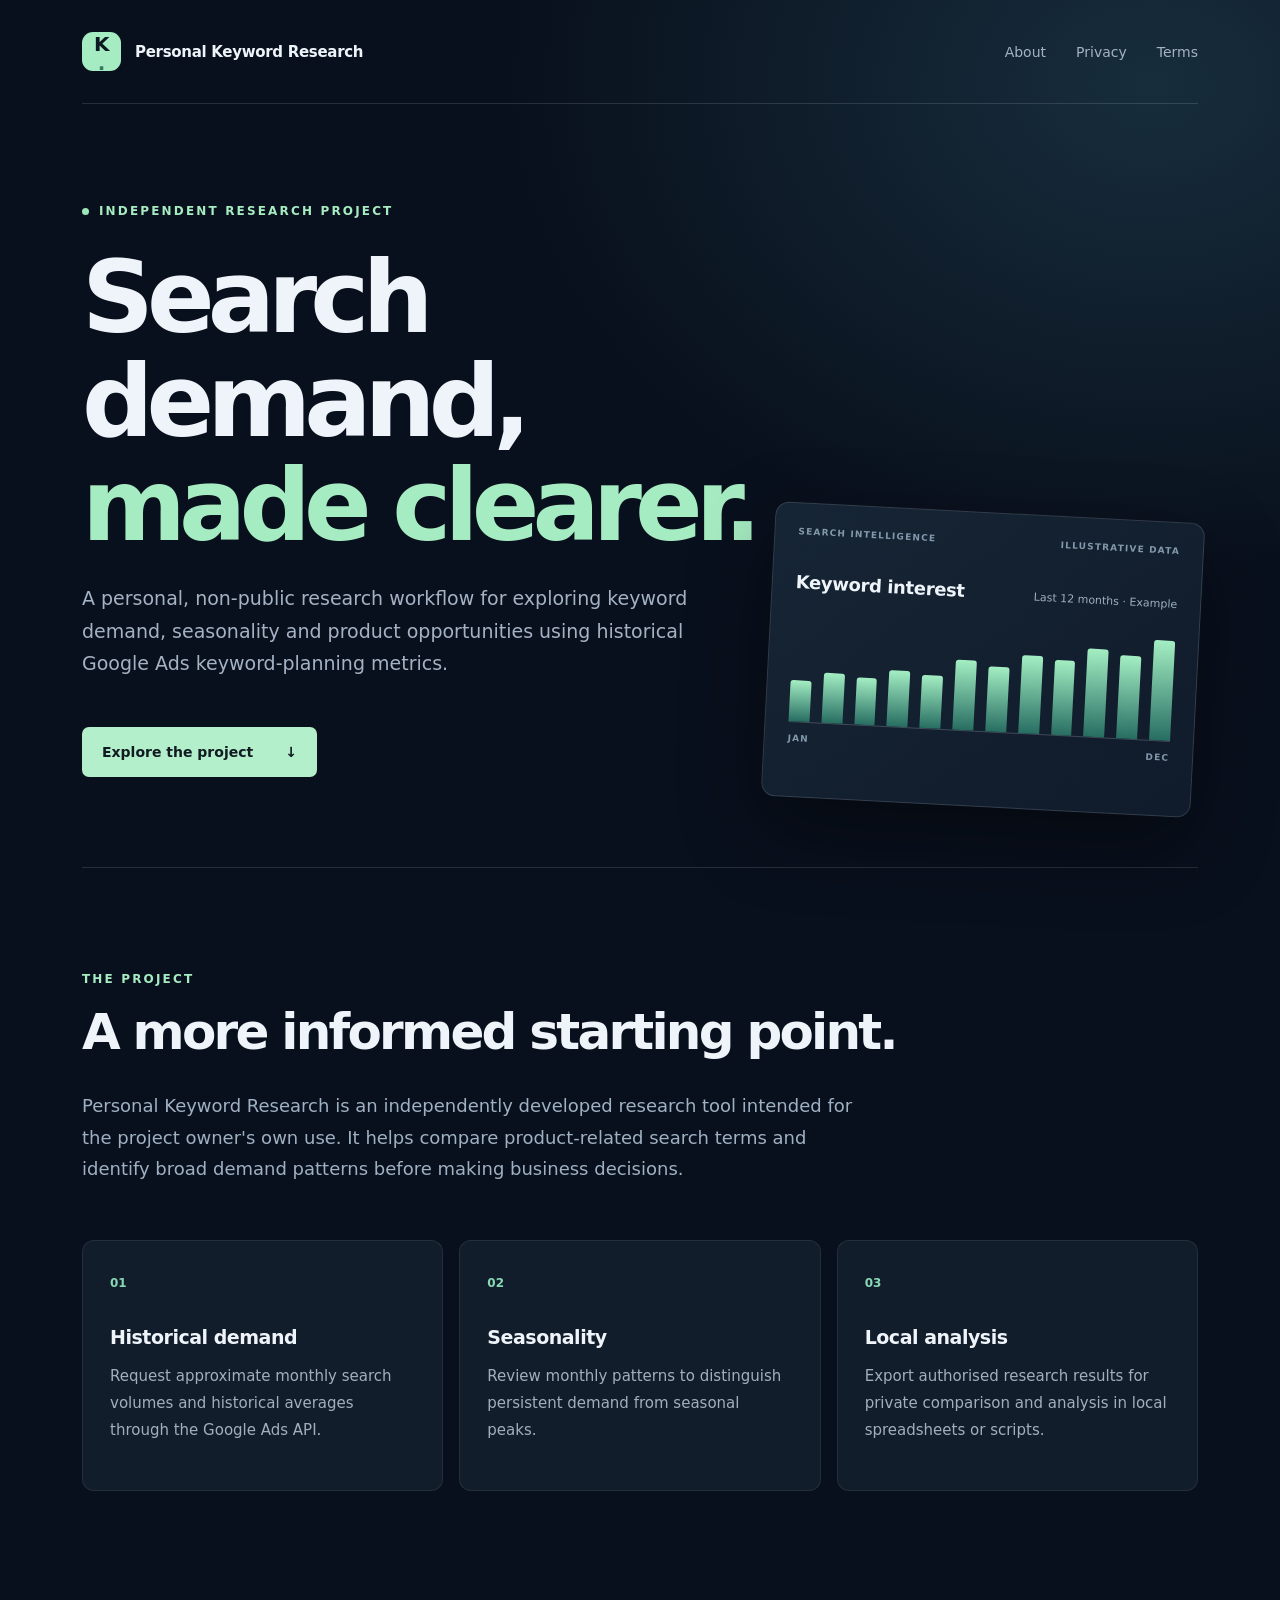
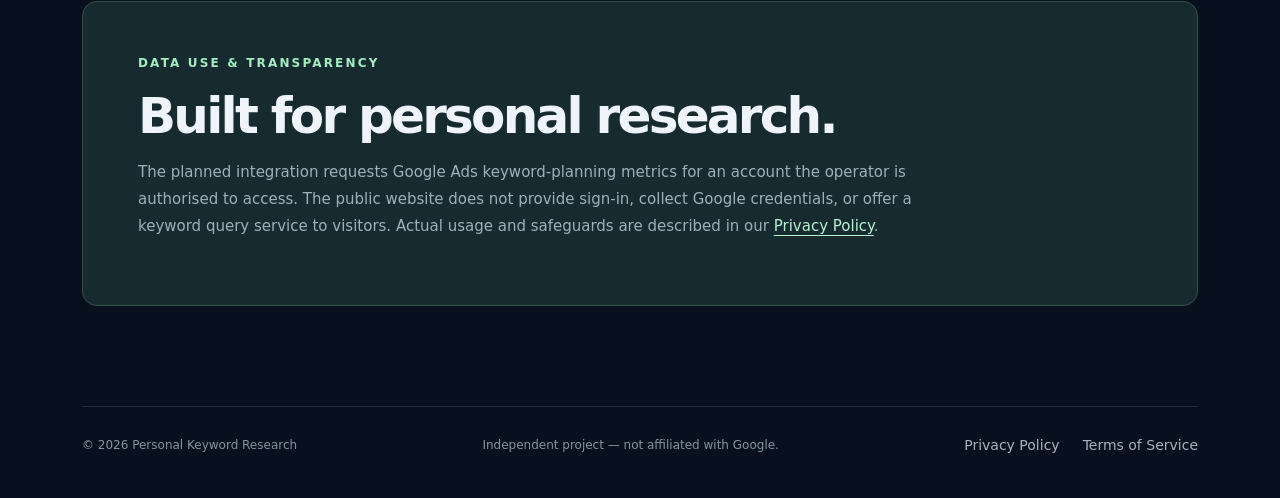
<file: index.html>
<!doctype html>
<html lang="en">
<head>
  <meta charset="utf-8">
  <meta name="viewport" content="width=device-width, initial-scale=1">
  <meta name="description" content="Personal Keyword Research is a private research tool for analysing historical Google Search keyword demand and planning independent product research.">
  <title>Personal Keyword Research — Research smarter</title>
  <link rel="stylesheet" href="styles.css">
</head>
<body>
  <div class="page-shell">
    <header class="topbar">
      <a class="brand" href="./" aria-label="Personal Keyword Research home"><span class="brand-icon">K<span>·</span></span><span>Personal Keyword Research</span></a>
      <nav aria-label="Main navigation"><a href="#about">About</a><a href="privacy.html">Privacy</a><a href="terms.html">Terms</a></nav>
    </header>

    <main>
      <section class="hero" aria-labelledby="page-title">
        <div class="eyebrow"><span class="status-dot"></span> Independent research project</div>
        <h1 id="page-title">Search demand,<br><em>made clearer.</em></h1>
        <p class="lead">A personal, non-public research workflow for exploring keyword demand, seasonality and product opportunities using historical Google Ads keyword-planning metrics.</p>
        <a class="primary-link" href="#about">Explore the project <span aria-hidden="true">↓</span></a>
        <div class="visual" role="img" aria-label="Illustrative chart of monthly search interest, not live or actual Google data">
          <div class="visual-top"><span>SEARCH INTELLIGENCE</span><span>ILLUSTRATIVE DATA</span></div>
          <div class="chart-label"><strong>Keyword interest</strong><span>Last 12 months · Example</span></div>
          <div class="chart" aria-hidden="true">
            <span style="height:38%"></span><span style="height:46%"></span><span style="height:43%"></span><span style="height:51%"></span><span style="height:49%"></span><span style="height:64%"></span><span style="height:60%"></span><span style="height:72%"></span><span style="height:69%"></span><span style="height:81%"></span><span style="height:76%"></span><span style="height:92%"></span>
          </div>
          <div class="visual-foot"><span>JAN</span><span>DEC</span></div>
        </div>
      </section>

      <section id="about" class="section-block">
        <div class="section-heading"><span class="kicker">THE PROJECT</span><h2>A more informed starting point.</h2></div>
        <p>Personal Keyword Research is an independently developed research tool intended for the project owner's own use. It helps compare product-related search terms and identify broad demand patterns before making business decisions.</p>
        <div class="features">
          <article><span class="feature-num">01</span><h3>Historical demand</h3><p>Request approximate monthly search volumes and historical averages through the Google Ads API.</p></article>
          <article><span class="feature-num">02</span><h3>Seasonality</h3><p>Review monthly patterns to distinguish persistent demand from seasonal peaks.</p></article>
          <article><span class="feature-num">03</span><h3>Local analysis</h3><p>Export authorised research results for private comparison and analysis in local spreadsheets or scripts.</p></article>
        </div>
      </section>

      <section class="notice" aria-labelledby="data-heading">
        <span class="kicker">DATA USE & TRANSPARENCY</span>
        <h2 id="data-heading">Built for personal research.</h2>
        <p>The planned integration requests Google Ads keyword-planning metrics for an account the operator is authorised to access. The public website does not provide sign-in, collect Google credentials, or offer a keyword query service to visitors. Actual usage and safeguards are described in our <a href="privacy.html">Privacy Policy</a>.</p>
      </section>
    </main>

    <footer><span>© 2026 Personal Keyword Research</span><span>Independent project — not affiliated with Google.</span><div><a href="privacy.html">Privacy Policy</a><a href="terms.html">Terms of Service</a></div></footer>
  </div>
</body>
</html>
</file>
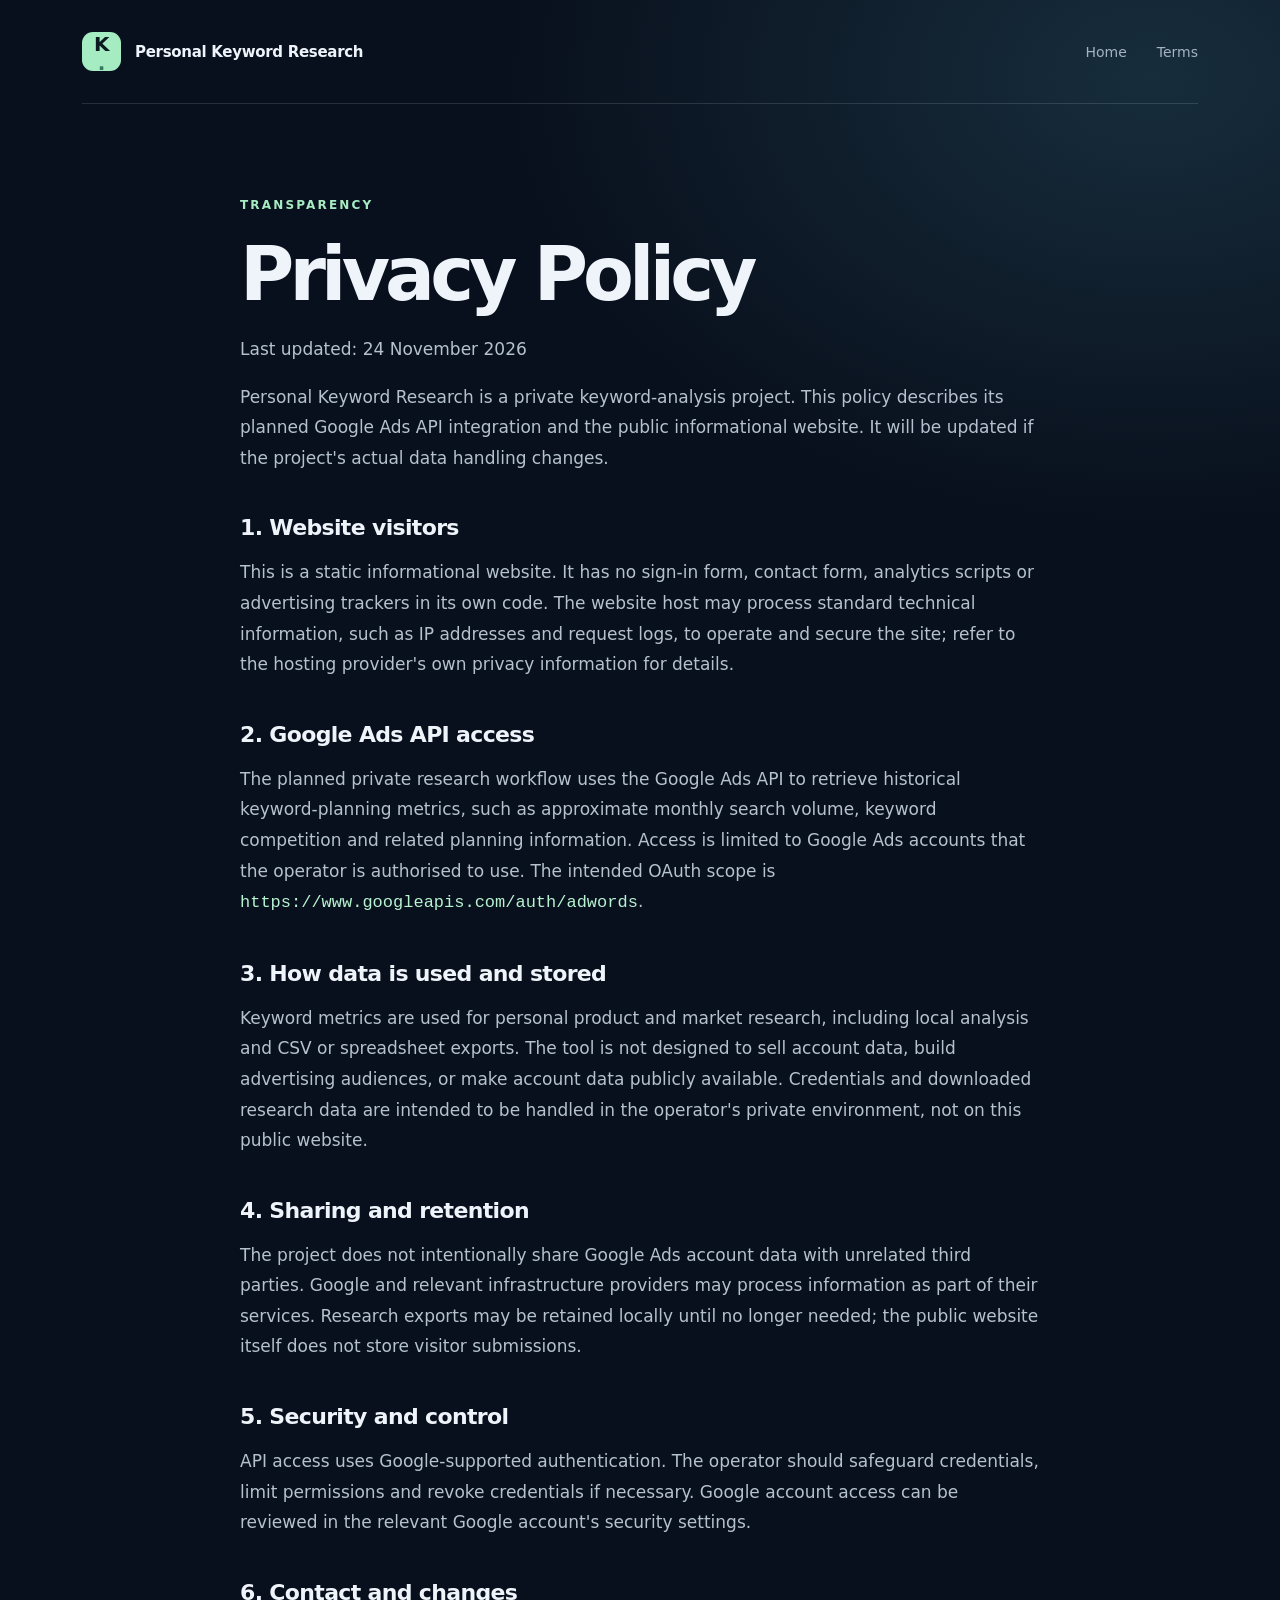
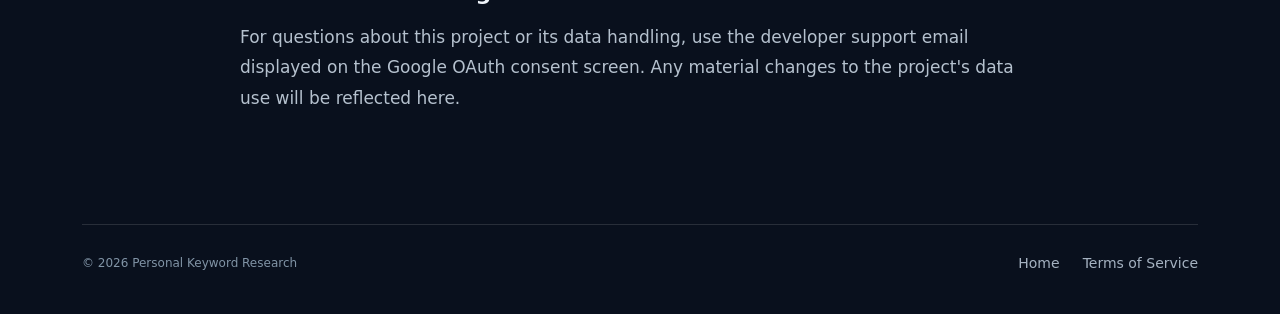
<file: privacy.html>
<!doctype html>
<html lang="en">
<head><meta charset="utf-8"><meta name="viewport" content="width=device-width, initial-scale=1"><meta name="description" content="Privacy policy for Personal Keyword Research."><title>Privacy Policy — Personal Keyword Research</title><link rel="stylesheet" href="styles.css"></head>
<body><div class="page-shell"><header class="topbar"><a class="brand" href="./"><span class="brand-icon">K<span>·</span></span><span>Personal Keyword Research</span></a><nav aria-label="Main navigation"><a href="./">Home</a><a href="terms.html">Terms</a></nav></header>
<main class="document"><span class="kicker">TRANSPARENCY</span><h1>Privacy Policy</h1><p class="document-date">Last updated: 24 November 2026</p>
<p>Personal Keyword Research is a private keyword-analysis project. This policy describes its planned Google Ads API integration and the public informational website. It will be updated if the project's actual data handling changes.</p>
<h2>1. Website visitors</h2><p>This is a static informational website. It has no sign-in form, contact form, analytics scripts or advertising trackers in its own code. The website host may process standard technical information, such as IP addresses and request logs, to operate and secure the site; refer to the hosting provider's own privacy information for details.</p>
<h2>2. Google Ads API access</h2><p>The planned private research workflow uses the Google Ads API to retrieve historical keyword-planning metrics, such as approximate monthly search volume, keyword competition and related planning information. Access is limited to Google Ads accounts that the operator is authorised to use. The intended OAuth scope is <code>https://www.googleapis.com/auth/adwords</code>.</p>
<h2>3. How data is used and stored</h2><p>Keyword metrics are used for personal product and market research, including local analysis and CSV or spreadsheet exports. The tool is not designed to sell account data, build advertising audiences, or make account data publicly available. Credentials and downloaded research data are intended to be handled in the operator's private environment, not on this public website.</p>
<h2>4. Sharing and retention</h2><p>The project does not intentionally share Google Ads account data with unrelated third parties. Google and relevant infrastructure providers may process information as part of their services. Research exports may be retained locally until no longer needed; the public website itself does not store visitor submissions.</p>
<h2>5. Security and control</h2><p>API access uses Google-supported authentication. The operator should safeguard credentials, limit permissions and revoke credentials if necessary. Google account access can be reviewed in the relevant Google account's security settings.</p>
<h2>6. Contact and changes</h2><p>For questions about this project or its data handling, use the developer support email displayed on the Google OAuth consent screen. Any material changes to the project's data use will be reflected here.</p>
</main><footer><span>© 2026 Personal Keyword Research</span><div><a href="./">Home</a><a href="terms.html">Terms of Service</a></div></footer></div></body></html>
</file>
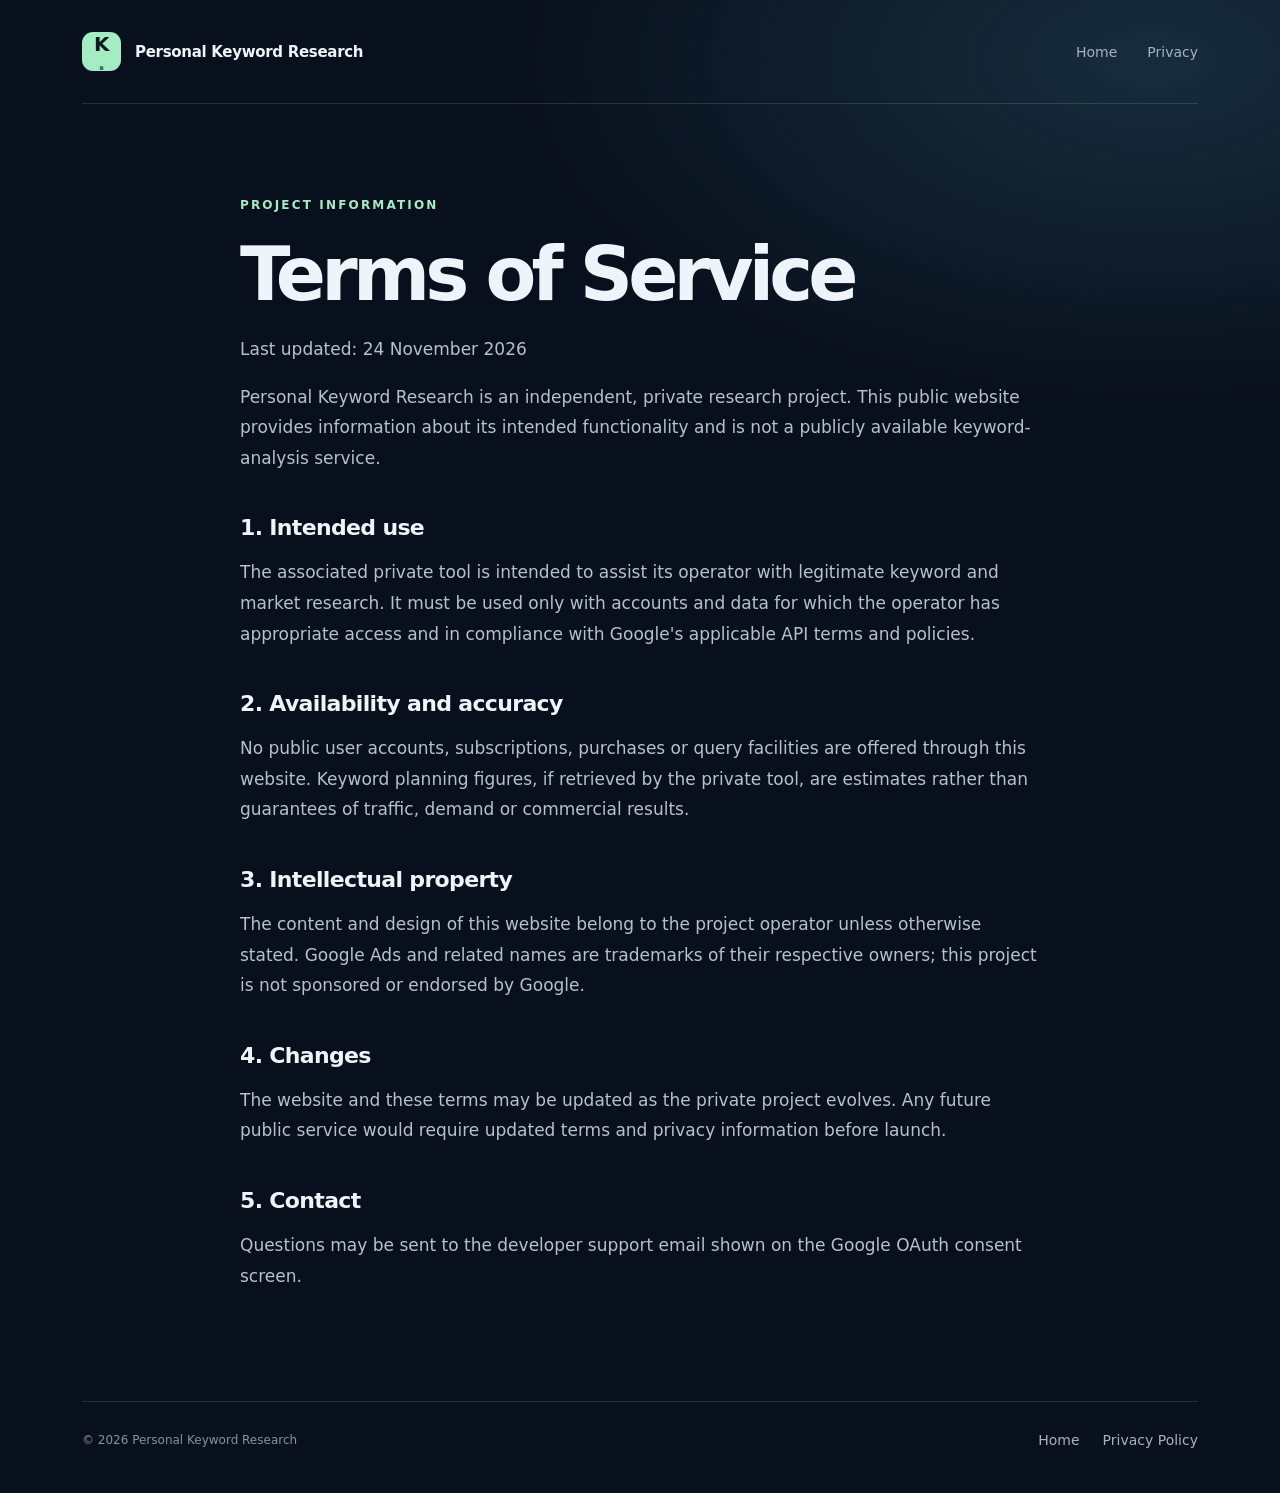
<file: terms.html>
<!doctype html>
<html lang="en">
<head><meta charset="utf-8"><meta name="viewport" content="width=device-width, initial-scale=1"><meta name="description" content="Terms of Service for Personal Keyword Research."><title>Terms of Service — Personal Keyword Research</title><link rel="stylesheet" href="styles.css"></head>
<body><div class="page-shell"><header class="topbar"><a class="brand" href="./"><span class="brand-icon">K<span>·</span></span><span>Personal Keyword Research</span></a><nav aria-label="Main navigation"><a href="./">Home</a><a href="privacy.html">Privacy</a></nav></header>
<main class="document"><span class="kicker">PROJECT INFORMATION</span><h1>Terms of Service</h1><p class="document-date">Last updated: 24 November 2026</p>
<p>Personal Keyword Research is an independent, private research project. This public website provides information about its intended functionality and is not a publicly available keyword-analysis service.</p>
<h2>1. Intended use</h2><p>The associated private tool is intended to assist its operator with legitimate keyword and market research. It must be used only with accounts and data for which the operator has appropriate access and in compliance with Google's applicable API terms and policies.</p>
<h2>2. Availability and accuracy</h2><p>No public user accounts, subscriptions, purchases or query facilities are offered through this website. Keyword planning figures, if retrieved by the private tool, are estimates rather than guarantees of traffic, demand or commercial results.</p>
<h2>3. Intellectual property</h2><p>The content and design of this website belong to the project operator unless otherwise stated. Google Ads and related names are trademarks of their respective owners; this project is not sponsored or endorsed by Google.</p>
<h2>4. Changes</h2><p>The website and these terms may be updated as the private project evolves. Any future public service would require updated terms and privacy information before launch.</p>
<h2>5. Contact</h2><p>Questions may be sent to the developer support email shown on the Google OAuth consent screen.</p>
</main><footer><span>© 2026 Personal Keyword Research</span><div><a href="./">Home</a><a href="privacy.html">Privacy Policy</a></div></footer></div></body></html>
</file>
<file: styles.css>
:root{font-family:Inter,ui-sans-serif,system-ui,-apple-system,BlinkMacSystemFont,"Segoe UI",sans-serif;color:#eff4fa;background:#09101d;font-synthesis:none;font-smooth:always}*{box-sizing:border-box}html{scroll-behavior:smooth}body{margin:0;min-height:100vh;background:radial-gradient(ellipse 65% 30% at 90% 4%,#172d3c 0%,transparent 77%),#09101d}a{color:inherit;text-underline-offset:4px}a:hover{color:#8ee5bc}.page-shell{max-width:1180px;margin:auto;padding:0 32px}.topbar{height:104px;display:flex;justify-content:space-between;align-items:center;border-bottom:1px solid #ffffff20}.brand{display:flex;align-items:center;gap:14px;text-decoration:none;font-size:15px;font-weight:700;letter-spacing:-.02em}.brand-icon{display:grid;place-items:center;width:39px;height:39px;border-radius:11px;background:#a6ecc2;color:#0b1920;font-size:20px;font-weight:800}.brand-icon span{color:#307a5f}.topbar nav,.footer-links{display:flex;gap:30px}.topbar nav a,footer a{text-decoration:none;font-size:14px;color:#a5b2c1}.topbar nav a:hover,footer a:hover{color:white}.hero{padding:100px 0 90px;position:relative;min-height:740px}.eyebrow,.kicker{color:#a6ecc2;font-size:12px;letter-spacing:.18em;font-weight:750}.eyebrow{display:flex;align-items:center;gap:10px;text-transform:uppercase}.status-dot{width:7px;height:7px;background:#9be7b7;border-radius:50%}.hero h1{font-weight:660;font-size:clamp(55px,7.8vw,108px);line-height:1.04;letter-spacing:-.07em;margin:28px 0 25px;max-width:800px}.hero h1 em{font-style:normal;color:#a6ecc2}.lead{font-size:19px;line-height:1.7;color:#a4b2c4;max-width:630px}.primary-link{margin-top:29px;display:inline-flex;align-items:center;gap:32px;padding:17px 20px;background:#b2efca;border-radius:7px;text-decoration:none;color:#101c22;font-weight:700;font-size:14px}.primary-link:hover{background:#d8f9e4;color:#101c22}.visual{width:430px;min-height:295px;background:linear-gradient(140deg,#162535,#101b2b);border:1px solid #ffffff21;border-radius:14px;box-shadow:0 30px 80px #00000070;position:absolute;right:0;bottom:60px;padding:23px;transform:rotate(3deg)}.visual-top,.visual-foot{display:flex;justify-content:space-between;color:#8299ab;font-size:9px;letter-spacing:.13em;font-weight:700}.chart-label{display:flex;justify-content:space-between;align-items:baseline;margin-top:35px}.chart-label strong{font-size:18px;letter-spacing:-.02em}.chart-label span{font-size:11px;color:#9db0bb}.chart{height:130px;display:flex;align-items:end;gap:12px;padding-top:20px;border-bottom:1px solid #ffffff30}.chart span{flex:1;background:linear-gradient(180deg,#a4eec3,#276e62);border-radius:3px 3px 0 0}.visual-foot{margin-top:11px}.section-block{padding:100px 0;border-top:1px solid #ffffff20}.section-heading h2,.notice h2{font-size:clamp(32px,4vw,50px);letter-spacing:-.055em;line-height:1.12;margin:17px 0 30px}.section-block>p{color:#9fb0c2;font-size:18px;line-height:1.75;max-width:790px}.features{display:grid;grid-template-columns:repeat(3,1fr);gap:16px;margin-top:55px}.features article{background:#121d2c;border:1px solid #ffffff13;border-radius:12px;padding:31px 27px;min-height:220px}.feature-num{color:#88d8b5;font-size:12px;font-weight:800}.features h3{font-size:19px;letter-spacing:-.025em;margin:35px 0 10px}.features p,.notice p{font-size:15px;line-height:1.8;color:#a1afbd}.notice{background:#152b30;border:1px solid #31524b;padding:50px 55px;border-radius:15px;margin:10px 0 100px}.notice h2{margin-bottom:12px}.notice p{max-width:800px}.notice a{color:#b6f3d1}.document{max-width:800px;margin:90px auto 110px}.document h1{font-size:clamp(48px,6vw,74px);letter-spacing:-.065em;margin:18px 0 8px}.document-date{color:#91a7b8;font-size:13px}.document>p{font-size:17px;line-height:1.8;color:#b5c1ce}.document h2{font-size:22px;margin:42px 0 9px;letter-spacing:-.03em}.document code{overflow-wrap:anywhere;color:#b6f3d1}footer{border-top:1px solid #ffffff20;padding:30px 0 45px;display:flex;align-items:center;justify-content:space-between;gap:25px;flex-wrap:wrap;color:#8194a6;font-size:12px}footer div{display:flex;gap:23px}@media(max-width:900px){.hero{min-height:auto;padding:80px 0 65px}.visual{position:relative;bottom:auto;right:auto;width:min(100%,450px);margin-top:70px;transform:none}.features{grid-template-columns:1fr}.features article{min-height:unset}.notice{padding:38px}.section-block{padding:80px 0}}@media(max-width:560px){.page-shell{padding:0 20px}.topbar{height:82px;gap:10px}.brand{font-size:12px;gap:8px}.brand-icon{width:32px;height:32px;font-size:17px}.topbar nav{gap:13px}.topbar nav a{font-size:12px}.hero{padding:65px 0 50px}.lead{font-size:16px}.visual{padding:17px;min-height:260px}.chart{gap:7px}.visual-top{font-size:8px}.chart-label span{font-size:9px}.notice{padding:28px}.document{margin:65px auto 80px}footer{display:block}footer>span,footer>div{display:block;margin-bottom:15px}footer div a{margin-right:17px}}
</file>
